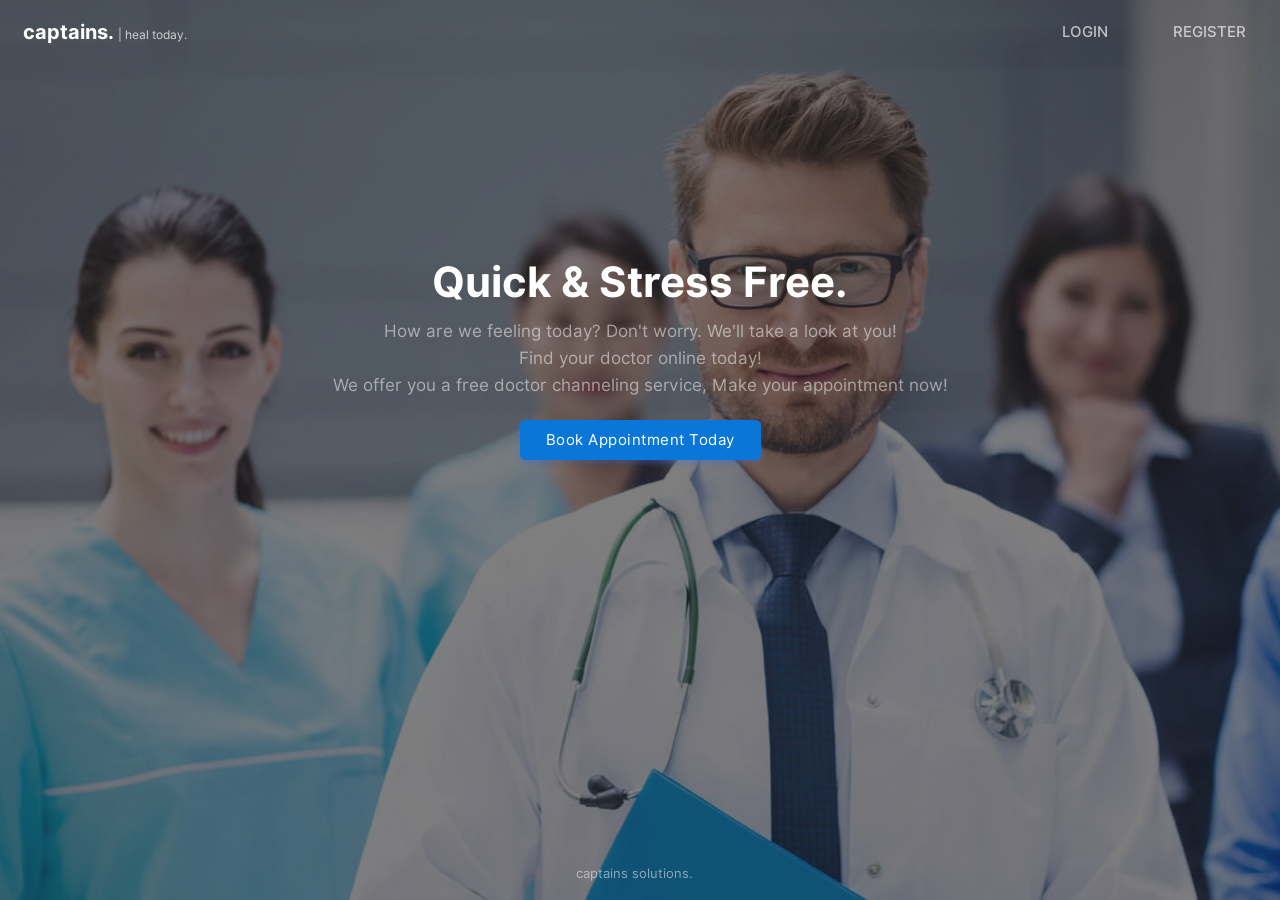
<file: index.html>
<!DOCTYPE html>
<html lang="en">
<head>
    <meta charset="UTF-8">
    <meta http-equiv="X-UA-Compatible" content="IE=edge">
    <meta name="viewport" content="width=device-width, initial-scale=1.0">
    <link rel="stylesheet" href="css/animations.css">  
    <link rel="stylesheet" href="css/main.css">  
    <link rel="stylesheet" href="css/index.css">
    <title>captains</title>
    <style>
        table{
            animation: transitionIn-Y-bottom 0.5s;
        }
    </style>
</head>
<body>
    <div class="full-height">
        <center>
        <table border="0">
            <tr>
                <td width="80%">
                    <font class="edoc-logo">captains. </font>
                    <font class="edoc-logo-sub">| heal today.</font>
                </td>
                <td width="10%">
                   <a href="login.html"  class="non-style-link"><p class="nav-item">LOGIN</p></a>
                </td>
                <td  width="10%">
                    <a href="signup.html" class="non-style-link"><p class="nav-item" style="padding-right: 10px;">REGISTER</p></a>
                </td>
            </tr>
            <tr>
                <td  colspan="3">
                    <p class="heading-text">Quick & Stress Free.</p>
                </td>
            </tr>
            <tr>
                <td  colspan="3">
                    <p class="sub-text2">How are we feeling today? Don't worry. We'll take a look at you!<br> Find your doctor online today! <br>
                    We offer you a free doctor channeling service, Make your appointment now!</p>
                </td>
            </tr>
            <tr>
                <td colspan="3">
                    <center>
                    <a href="login.html" >
                        <input type="button" value="Book Appointment Today" class="login-btn btn-primary btn" style="padding-left: 25px;padding-right: 25px;padding-top: 10px;padding-bottom: 10px;">
                    </a>
                </center>
                </td>
                
            </tr>
            <tr>
                <td colspan="3">
                   
                </td>
            </tr>
        </table>
        <p class="sub-text2 footer-hashen">captains solutions.</p>
    </center>
    
    </div>
</body>
</html>
</file>
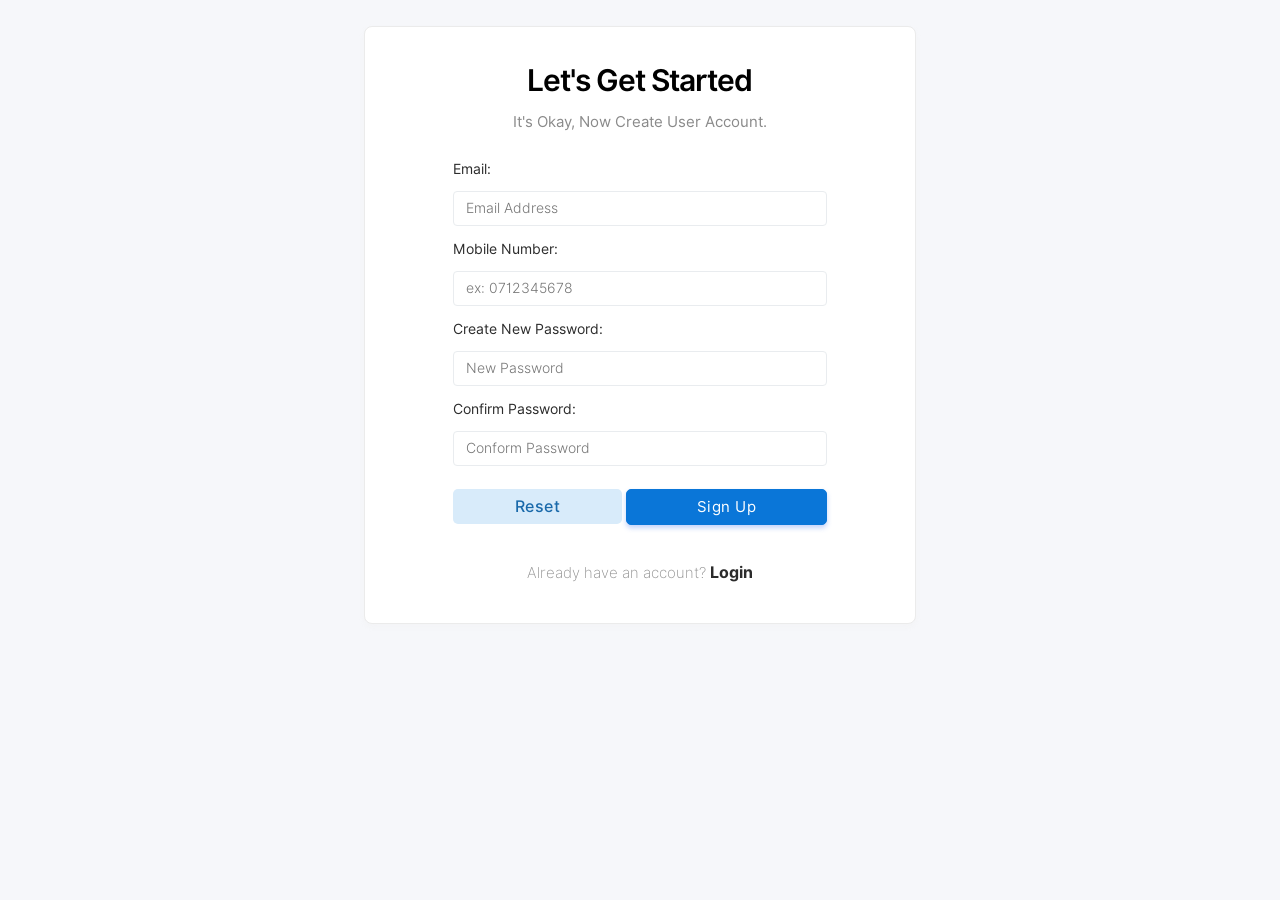
<file: create-account.html>
<!DOCTYPE html>
<html lang="en">

<head>
    <meta charset="UTF-8">
    <meta http-equiv="X-UA-Compatible" content="IE=edge">
    <meta name="viewport" content="width=device-width, initial-scale=1.0">
    <link rel="stylesheet" href="css/animations.css">
    <link rel="stylesheet" href="css/main.css">
    <link rel="stylesheet" href="css/signup.css">

    <title>Create Account</title>
    <style>
        .container {
            animation: transitionIn-X 0.5s;
        }
    </style>
</head>

<body>
    <center>
        <div class="container">
            <table border="0" style="width: 69%;">
                <form>
                    <tr>
                    <tr>
                        <td colspan="2">
                            <p class="header-text">Let's Get Started</p>
                            <p class="sub-text">It's Okay, Now Create User Account.</p>
                        </td>
                    </tr>
                    <tr>
                        <form action="" method="POST">
                            <td class="label-td" colspan="2">
                                <label for="newemail" class="form-label">Email: </label>
                            </td>
                    </tr>
                    <tr>
                        <td class="label-td" colspan="2">
                            <input type="email" name="newemail" class="input-text" placeholder="Email Address" required>
                        </td>

                    </tr>
                    <tr>
                        <td class="label-td" colspan="2">
                            <label for="tele" class="form-label">Mobile Number: </label>
                        </td>
                    </tr>
                    <tr>
                        <td class="label-td" colspan="2">
                            <input type="tel" name="tele" class="input-text" placeholder="ex: 0712345678"
                                pattern="[0]{1}[0-9]{9}">
                        </td>
                    </tr>
                    <tr>
                        <td class="label-td" colspan="2">
                            <label for="newpassword" class="form-label">Create New Password: </label>
                        </td>
                    </tr>
                    <tr>
                        <td class="label-td" colspan="2">
                            <input type="password" name="newpassword" class="input-text" placeholder="New Password"
                                required>
                        </td>
                    </tr>
                    <tr>
                        <td class="label-td" colspan="2">
                            <label for="cpassword" class="form-label">Confirm Password: </label>
                        </td>
                    </tr>
                    <tr>
                        <td class="label-td" colspan="2">
                            <input type="password" name="cpassword" class="input-text" placeholder="Conform Password"
                                required>
                        </td>
                    </tr>
                    <tr>
                        <td colspan="2">
                            <?php echo $error ?>
                        </td>
                    </tr>
                    <tr>
                        <td>
                            <input type="reset" value="Reset" class="login-btn btn-primary-soft btn">
                        </td>
                        <td>
                            <input type="submit" value="Sign Up" class="login-btn btn-primary btn">
                        </td>
                    </tr>
                    <tr>
                        <td colspan="2">
                            <br>
                            <label for="" class="sub-text" style="font-weight: 280;">Already have an account&#63;
                            </label>
                            <a href="login.php" class="hover-link1 non-style-link">Login</a>
                            <br><br><br>
                        </td>
                    </tr>
                    </tr>
                </form>
            </table>
        </div>
    </center>
</body>

</html>
</file>
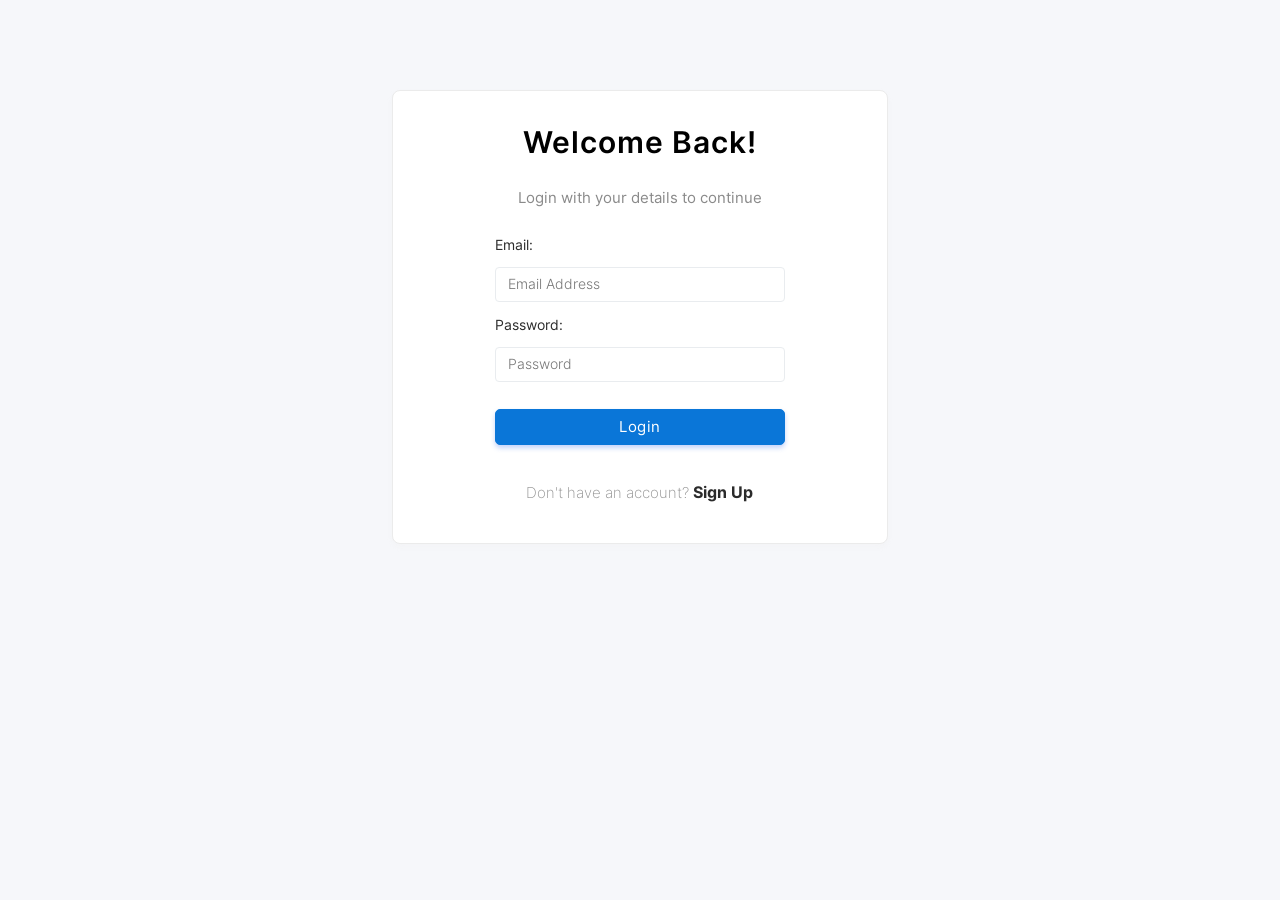
<file: login.html>
<!DOCTYPE html>
<html lang="en">

<head>
    <meta charset="UTF-8">
    <meta http-equiv="X-UA-Compatible" content="IE=edge">
    <meta name="viewport" content="width=device-width, initial-scale=1.0">
    <link rel="stylesheet" href="css/animations.css">
    <link rel="stylesheet" href="css/main.css">
    <link rel="stylesheet" href="css/login.css">

    <title>Login</title>
</head>

<body>
    <center>
        <div class="container">
            <table border="0" style="margin: 0;padding: 0;width: 60%;">
                <tr>
                    <td>
                        <p class="header-text">Welcome Back!</p>
                    </td>
                </tr>
                <div class="form-body">
                    <tr>
                        <td>
                            <p class="sub-text">Login with your details to continue</p>
                        </td>
                    </tr>
                    <tr>
                        <form action="" method="POST">
                            <td class="label-td">
                                <label for="useremail" class="form-label">Email: </label>
                            </td>
                    </tr>
                    <tr> 
                        <td class="label-td">
                            <input type="email" name="useremail" class="input-text" placeholder="Email Address"
                                required>
                        </td>
                    </tr>
                    <tr>
                        <td class="label-td">
                            <label for="userpassword" class="form-label">Password: </label>
                        </td>
                    </tr>

                    <tr>
                        <td class="label-td">
                            <input type="Password" name="userpassword" class="input-text" placeholder="Password"
                                required>
                        </td>
                    </tr>


                    <tr>
                        <td><br>
                            <?php echo $error ?>
                        </td>
                    </tr>

                    <tr>
                        <td>
                            <input type="submit" value="Login" class="login-btn btn-primary btn">
                        </td>
                    </tr>
                </div>
                <tr>
                    <td>
                        <br>
                        <label for="" class="sub-text" style="font-weight: 280;">Don't have an account&#63; </label>
                        <a href="signup.html" class="hover-link1 non-style-link">Sign Up</a>
                        <br><br><br>
                    </td>
                </tr>
                </form>
            </table>
        </div>
    </center>
</body>

</html>
</file>
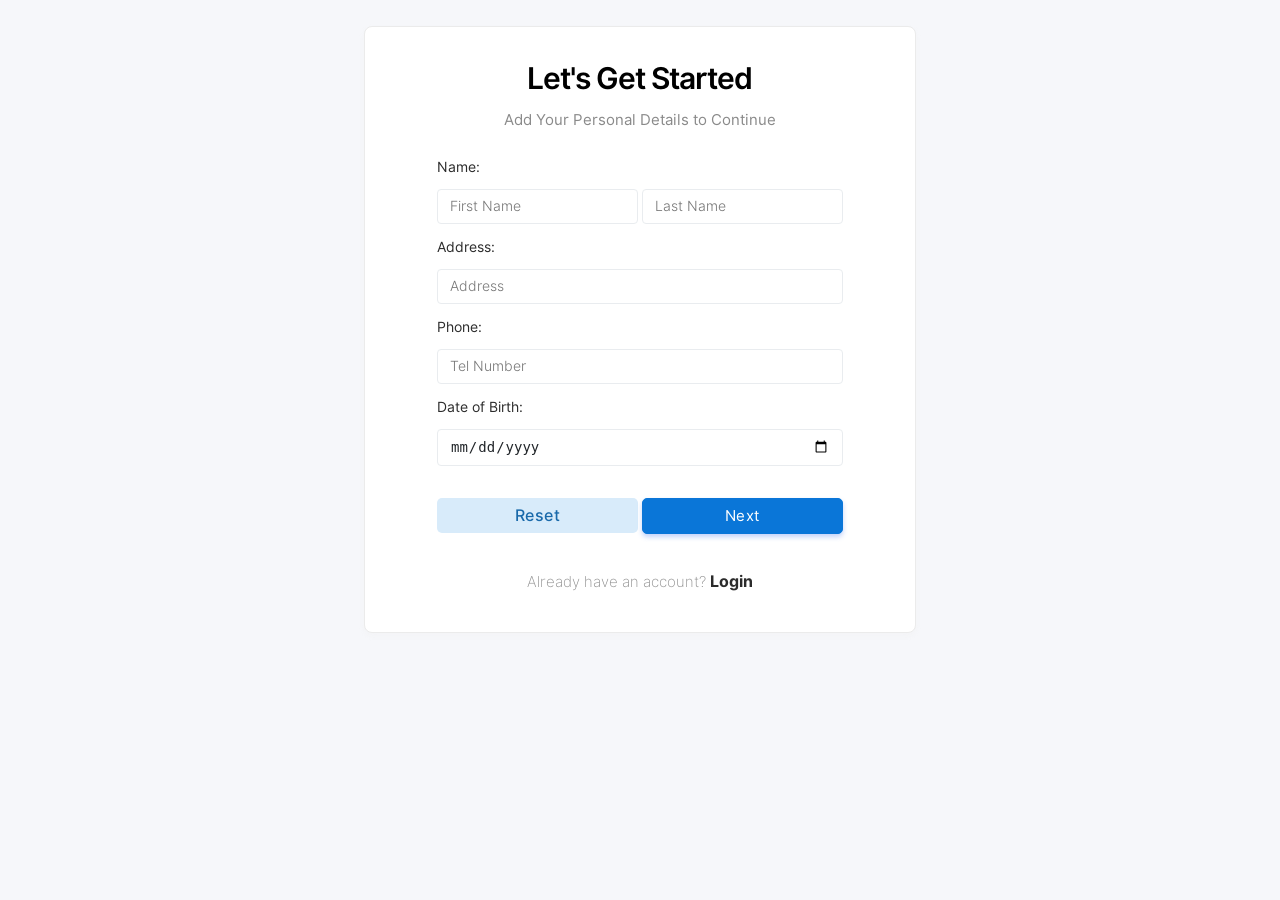
<file: signup.html>
<!DOCTYPE html>
<html lang="en">

<head>
    <meta charset="UTF-8">
    <meta http-equiv="X-UA-Compatible" content="IE=edge">
    <meta name="viewport" content="width=device-width, initial-scale=1.0">
    <link rel="stylesheet" href="css/animations.css">
    <link rel="stylesheet" href="css/main.css">
    <link rel="stylesheet" href="css/signup.css">

    <title>Sign Up</title>

</head>
 
<body>
    <center>
        <div class="container">
            <table border="0">
                <tr>
                    <td colspan="2">
                        <p class="header-text">Let's Get Started</p>
                        <p class="sub-text">Add Your Personal Details to Continue</p>
                    </td>
                </tr>
                <tr>
                    <form action="" method="POST">
                        <td class="label-td" colspan="2">
                            <label for="name" class="form-label">Name: </label>
                        </td>
                </tr>
                <tr>
                    <td class="label-td">
                        <input type="text" name="fname" class="input-text" placeholder="First Name" required>
                    </td>
                    <td class="label-td">
                        <input type="text" name="lname" class="input-text" placeholder="Last Name" required>
                    </td>
                </tr>
                <tr>
                    <td class="label-td" colspan="2">
                        <label for="address" class="form-label">Address: </label>
                    </td>
                </tr>
                <tr>
                    <td class="label-td" colspan="2">
                        <input type="text" name="address" class="input-text" placeholder="Address" required>
                    </td>
                </tr>
                <tr>
                    <td class="label-td" colspan="2">
                        <label for="nic" class="form-label">Phone: </label>
                    </td>
                </tr>
                <tr>
                    <td class="label-td" colspan="2">
                        <input type="text" name="nic" class="input-text" placeholder="Tel Number" required>
                    </td>
                </tr>
                <tr>
                    <td class="label-td" colspan="2">
                        <label for="dob" class="form-label">Date of Birth: </label>
                    </td>
                </tr>
                <tr>
                    <td class="label-td" colspan="2">
                        <input type="date" name="dob" class="input-text" required>
                    </td>
                </tr>
                <tr>
                    <td class="label-td" colspan="2">
                    </td>
                </tr>
                <tr>
                    <td>
                        <input type="reset" value="Reset" class="login-btn btn-primary-soft btn">
                    </td>
                    <td>
                        <input type="submit" value="Next" class="login-btn btn-primary btn">
                    </td>
                </tr> 
                <tr>
                    <td colspan="2">
                        <br>
                        <label for="" class="sub-text" style="font-weight: 280;">Already have an account&#63; </label>
                        <a href="login.html" class="hover-link1 non-style-link">Login</a>
                        <br><br><br>
                    </td>
                </tr>
                </form>
                </tr>
            </table>
        </div>
    </center>
</body>
</html>
</file>
<file: css/animations.css>
/*These transition are from youtube*/

@keyframes transitionIn-X{
    from {
            opacity: 0;
            transform: translateX(-10px);

    }

    to {
            opacity: 1;
            transform: translateX(0);
    }
}
    


@keyframes transitionIn-Y-over{
    from {
            opacity: 0;
            transform: translateY(-10px);

    }

    to {
            opacity: 1;
            transform: translateY(0);
    }
}
    
@keyframes transitionIn-Y-bottom{
    from {
            opacity: 0;
            transform: translateY(30px);

    }

    to {
            opacity: 1;
            transform: translateY(0);
    }
}
    

/* Transition end */
</file>
<file: css/main.css>
@import url('font-inter.css');
:root {
  --primarycolor: #0A76D8;
  --primarycolorhover: #006dd3;
  --btnice:#D8EBFA;
  --btnnicetext:#1b62b3;
}

body{
    margin: 0;
    padding: 0;
    border-spacing: 0;
    font-family: 'Inter', sans-serif;
    
}

*, ::after, ::before{
    box-sizing: border-box;
}


/*------custom-scroll-bar - from w3schools.com------------------*/
/* width */
::-webkit-scrollbar {
    width: 5px;
  }
  
  /* Track */
  ::-webkit-scrollbar-track {
    background: #f1f1f1; 
  }
   
  /* Handle */
  ::-webkit-scrollbar-thumb {
    background: #888; 
    border-radius: 12px;
  }
  
  /* Handle on hover */
  ::-webkit-scrollbar-thumb:hover {
    background: #555; 
  }
  
.input-text{
    border-radius: 4px;
    border: 0.5px solid rgb(226, 226, 226);
    padding: 10px;
    width: 92%;
    transition: 0.2s;
    outline: none;
}

.input-text{
    border: 1px solid #e9ecef;
    font-size: 14px;
    line-height: 26px;
    background-color: #fff;
    display: block;
    width: 100%;
    padding: .375rem .75rem;
    font-weight: 300;
    line-height: 1.5;
    color: #212529;
    background-color: #fff;
    background-clip: padding-box;
    -webkit-appearance: none;
    -moz-appearance: none;
    appearance: none;
    border-radius: .25rem;
    transition: border-color .15s ease-in-out,box-shadow .15s ease-in-out;
}

.input-text:hover{
    background-color: rgb(250, 250, 250);
    transition: 0.2s;
    outline: none;
}

.input-text:focus{
    border: 1px solid rgb(10,118,216);
    transition: 0.2s;
}

.input-text::placeholder{
    font-family: 'Inter', sans-serif;
}



/* -----------Buttons---------------*/
.btn{
    cursor: pointer;
    padding: 8px 20px;
    outline: none;
    text-decoration: none;
    font-size: 15px;
    letter-spacing: 0.5px;
    transition: all 0.3s;
    border-radius: 5px;
    font-family: 'Inter', sans-serif;
}


.btn:hover{
    background-color: var(--primarycolorhover);
    box-shadow: none;
    transition: all 0.5s;
    font-family: 'Inter', sans-serif;

}


.btn-primary{
    background-color: var(--primarycolor) ;
    border: 1px solid var(--primarycolor) ;
    color: #fff ;
    box-shadow: 0 3px 5px 0 rgba(57,108,240,0.3);
}

.btn-primary-soft{
    background-color: #D8EBFA ;
    /*border: 1px solid rgba(57,108,240,0.1) ;*/    color: #1969AA;
    font-weight: 500;
    font-size: 16px;
    border: none;
    /*box-shadow: 0 3px 5px 0 rgba(57,108,240,0.3)*/
}


.btn-primary-soft:hover{
    background-color: var(--primarycolor) ;
    /*border: 1px solid rgba(57,108,240,0.1) ;*/
    color: #fff ;
    box-shadow: 0 3px 5px 0 rgba(57,108,240,0.3);
}


.btn-in-text{
    font-size: 15px;
    letter-spacing: 0.5px;
}

.non-style-link:link, .non-style-link:visited, .non-style-link:hover, .non-style-link:active{
    text-decoration: none;
    color: rgb(43, 43, 43);
}




.btn-label{
    margin-left: 10px;
    padding: 12px 12px;
    outline: none;
    text-decoration: none;
    font-size: 15px;
    letter-spacing: 0.5px;
    transition: all 0.3s;
    border-radius: 5px;
    background-color: #f0f0f073;
    border: 1px solid rgba(57,108,240,0.1) ;
    font-family: 'Inter', sans-serif;
}


.sub-table{
    border: 1px solid #ebebeb;
    border-radius: 8px;
    
}

.filter-container{
  width: 92.5%;
  border: 1px solid #ebebeb;
  border-radius: 8px;
  margin-bottom: 20px;
  border-spacing: 0;
  padding: 0;
}

.filter-container-items{
  margin-top: 7.5px;
  margin-left: 20px;


}
.table-headin{
    font-size: 16px;
    font-weight: 500;
    padding: 10px;
    border-bottom: 3px solid var(--primarycolor);
}

.abc{
  width: 100%;
  height: 550px;
  overflow: auto;
}





        
.overlay {
    position: fixed;
    top: 0;
    bottom: 0;
    left: 0;
    right: 0;
    background: rgba(0, 0, 0, 0.7);
    transition: opacity 500ms;
    opacity: 1;
  }
  .overlay:target {
    visibility: visible;
    opacity: 1;
    
  }
  
  .popup {
    margin: 70px auto;
    padding: 20px;
    background: #fff;
    border-radius: 5px;
    width: 50%;
    position: relative;
    transition: all 5s ease-in-out;
  }
  
  .popup h2 {
    margin-top: 0;
    color: #333;
  }
  .popup .close {
    position: absolute;
    top: 20px;
    right: 30px;
    transition: all 200ms;
    font-size: 30px;
    font-weight: bold;
    text-decoration: none;
    color: #333;
  }
  .popup .close:hover {
    color: var(--primarycolorhover);
  }
  .popup .content {
    max-height: 30%;
    overflow: auto;
  }
  
  @media screen and (max-width: 700px){
    .box{
      width: 70%;
    }
    .popup{
      width: 70%;
    }
  }


input[type=search] {
    background-image: url('../img/search.svg');
    background-position: 10px 50%;
    background-repeat: no-repeat;
    transition: 0.5s;
    padding: 8px 20px 8px 40px;
}

input[type=search]:focus {
    transition: 0.5s;
}

.box {
  width: 120px;
  height: 30px;
  border: 1px solid #e9ecef;
  font-size: 14px;
  color: #212529;
  background-color: #fff;
  line-height: 26px;
  font-weight: 300;
  border-radius: .25rem;
  padding: .375rem .75rem;
  line-height: 1.5;
  width: 100%;
  background-clip: padding-box;
  transition: border-color .15s ease-in-out,box-shadow .15s ease-in-out;
}



.btn-primary-gray{
  background-color: #fff;
  border: 2px solid #c9cbce9f;
  color: #212529d0;
  box-shadow: 0 3px 5px 0 rgba(95, 95, 97, 0.3);
}



.btn-primary-gray:hover{
  background-color: #5185ffa9;
  box-shadow: 0 3px 5px 0 rgba(95, 95, 97, 0.3);
}



.button-icon{
  
  background-position: 10px 50%;
  background-repeat: no-repeat;
  transition: 0.5s;
  padding: 8px 20px 8px 40px;
}



.menu-btn{
  padding:6px;
  color: #3b3b3b;
  background-position: 30% 50%;
  background-repeat: no-repeat;
  transition: 0.5s;
  
}

.menu-text{
  padding-left: 40%;
  font-weight: 500;
  font-size: 16px;
  
}


.menu-active{
  color: var(--primarycolor);
  border-right: 7px solid var(--primarycolor);
  background-color: var();
}

.menu-btn:hover{
  background-color: var(--btnice);
  color: var(--primarycolor);
}

.non-style-link-menu:link, .non-style-link-menu:visited,  .non-style-link-menu:active{
  text-decoration: none;
  color: #3b3b3b;
}
.non-style-link-menu:hover{
  text-decoration: none;
  color: var(--primarycolor);
}

.non-style-link-menu-active:link, .non-style-link-menu-active:visited,  .non-style-link-menu-active:active{
  text-decoration: none;
  color: var(--primarycolor);
}



.menu-icon-dashbord{
  background-image: url('../img/icons/dashboard.svg');
}


.menu-icon-doctor{
  background-image: url('../img/icons/doctors.svg');
}
.menu-icon-schedule{
  background-image: url('../img/icons/schedule.svg');
}
.menu-icon-appoinment{
  background-image: url('../img/icons/book.svg');
}
.menu-icon-patient{
  background-image: url('../img/icons/patients.svg');
}
.menu-icon-settings{
  background-image: url('../img/icons/settings.svg');
}

.menu-icon-session{
  background-image: url('../img/icons/session.svg');
}
.menu-icon-home{
  background-image: url('../img/icons/home.svg');
}



.menu-icon-dashbord:hover,.menu-icon-dashbord-active{
  color: var(--primarycolor);

  background-image: url('../img/icons/dashboard-hover.svg');
}


.menu-icon-doctor:hover,.menu-icon-doctor-active{
  color: var(--primarycolor);
  background-image: url('../img/icons/doctors-hover.svg');
}
.menu-icon-schedule:hover,.menu-icon-schedule-active{
  color: var(--primarycolor);
  
  background-image: url('../img/icons/schedule-hover.svg');
}
.menu-icon-appoinment:hover,.menu-icon-appoinment-active{
  color: var(--primarycolor);
  
  background-image: url('../img/icons/book-hover.svg');
}
.menu-icon-patient:hover,.menu-icon-patient-active{
  color: var(--primarycolor);
  
  background-image: url('../img/icons/patients-hover.svg');
}

.menu-icon-settings:hover,.menu-icon-settings-active{
  color: var(--primarycolor);
  
  background-image: url('../img/icons/settings-iceblue.svg');
}

.menu-icon-session:hover,.menu-icon-session-active{
  color: var(--primarycolor);
  
  background-image: url('../img/icons/session-iceblue.svg');
}
.menu-icon-home:hover,.menu-icon-home-active{
  color: var(--primarycolor);
  
  background-image: url('../img/icons/home-iceblue.svg');
}





.btn-icon-back{
  background-image: url('../img/icons/back-iceblue.svg');
  background-position: 18px 50%;
  background-repeat: no-repeat;
  transition: 0.5s;
  padding: 8px 20px 8px 40px;
}

.btn-icon-back:hover{
  background-image: url('../img/icons/back-white.svg');
}


.btn-edit{
  background-image: url('../img/icons/edit-iceblue.svg');
}
.btn-edit:hover{
  background-image: url('../img/icons/edit-white.svg');
}

.btn-view{
  background-image: url('../img/icons/view-iceblue.svg');
}
.btn-view:hover{
  background-image: url('../img/icons/view-white.svg');
}

.btn-delete{
  background-image: url('../img/icons/delete-iceblue.svg');
}
.btn-delete:hover{
  background-image: url('../img/icons/delete-white.svg');
}

.btn-filter{
  background-image: url('../img/icons/filter-iceblue.svg');
  background-position: 15px 50%;
}
.btn-filter:hover{
  background-image: url('../img/icons/filter-white.svg');
}




.dashboard-items{
  
  border: 2px solid #c9cbce9f;
  border-radius: 7px;
  color: var(--primarycolor);
  /*background-color: #d8ebfa25 ;*/
  /*box-shadow: 0 3px 5px 0 rgba(95, 95, 97, 0.3);*/
}


.h1-dashboard{
  margin: 0;
  padding: 0;
  font-size: 25px;
  font-weight: 600;
  line-height: 0;
  padding-top: 20px;
}

.h3-dashboard{
  margin: 0;
  padding: 0;
  font-size: 20px;
  font-weight: 500;
  color: #212529e3;
}

.dashboard-icons{
  background-color: rgba(184, 184, 184, 0.247);
  padding-top: 30px;
  padding-bottom: 30px;
  border-radius: 7px;
  margin-left: 40px;
  margin-right: 0px;
  
}
.dashboard-icons-setting{
  background-color: rgba(184, 184, 184, 0.247);
  padding-top: 30px;
  padding-bottom: 30px;
  border-radius: 7px;
  margin-left: 5px;
  margin-right: 20px;
  
}

.setting-tabs:hover{
  background-color: #d6d6d657;
}


.doctor-header{
  background-image: url(../img/b8.jpg);
  color: rgba(0, 0, 0, 0.87);
  background-size: 100%;
  background-repeat: no-repeat;
  padding: 20px;
  padding-left: 35px;
}

.patient-header{
  background-image: url(../img/b3.jpg);
}

.search-items{
  padding:20px;
  margin:10px;
  width:95%;
  display: flex;
  padding-left:0;
  padding-left: 30px;
  box-sizing: border-box;
  line-height: 1.5;
  box-shadow: 0 3px 5px 0 rgba(95, 95, 97, 0.068);
}


.h1-search{
  margin: 0;
  padding: 0;
  font-size: 23px;
  font-weight: 600;
  padding-top: 20px;
  padding-bottom: 10px;
}

.h3-search{
  margin: 0;
  padding: 0;
  font-size: 15px;
  font-weight: 500;
  color: #212529e3;
  
}

.h4-search{
  margin: 0;
  padding: 0;
  font-size: 13px;
  font-weight: 400;
  color: #212529e3;
}

.btn-book{
  background-image: url('../img/icons/book-balck.svg');
  background-position: 68% 50%;
  background-repeat: no-repeat;
  transition: 0.5s;
}
</file>
<file: css/index.css>
body{
    background-image: url(../img/bg01.jpg);
    background-repeat: no-repeat;
    background-attachment: fixed;
    background-size: cover;
    height: 100%;
}

html, body {
    height: 100%;
    margin: 0;
  }
  
.full-height {
    background: rgba(26, 26, 26, 0.548);
    background-attachment: fixed;
    max-height: 100vh;
    height: 100vh;


}
table{
    width: 100%;
    padding-top: 5px;
    
}
.heading-text{
    color: white;
    font-size: 42px;
    font-weight: 700;
    line-height: 63px;
    margin-top: 15%;
    text-align: center;
    margin-bottom: 0;
}

.sub-text2{
    color: rgba(255, 255, 255, 0.5);
    font-size: 17px;
    line-height: 27px;
    font-weight: 400;
    text-align: center;
    margin-top: 0;
}


.register-btn{
    background-color: rgba(240, 248, 255, 0.589);
    color: #345cc4;
}


.edoc-logo{
    color: white;
    font-weight: bolder;
    font-size: 20px;
    padding-left: 20px;
    animation: transitionIn-Y-over 0.5s;
}

.edoc-logo-sub{
    color: rgba(255, 255, 255, 0.733);
    font-size: 12px;

}


.nav-item{
    color: rgba(255, 255, 255, 0.671);
    text-align: center;
    font-size: 15px;
    font-weight: 500;
    animation: transitionIn-Y-over 0.5s;
}

.nav-item:hover{
    color: #f0f0f0;

}

.footer-hashen{
    position: absolute;
    bottom: 0;
    left: 45%;
    font-size: 13px;
    animation: transitionIn-Y-over 0.5s;
}
</file>
<file: css/signup.css>
body{
    margin: 2%;
    background-color: #F6F7FA;
}
.container{
    width: 45%;
    background-color: white;
    border: 1px solid rgb(235, 235, 235);
    border-radius: 8px;
    margin: 0;
    padding: 0;
    box-shadow: 0 3px 5px 0 rgba(240, 240, 240, 0.3);
    animation: transitionIn-Y-over 0.5s;

}
td{
    text-align: center;

}
.header-text{
    font-weight: 600;
    font-size: 30px;
    letter-spacing: -1px;
    margin-bottom: 10px;
}

.sub-text{
    font-size: 15px;
    color: rgb(138, 138, 138);
}

.form-label{
    color: rgb(44, 44, 44);
    text-align: left;
    font-size: 14px;
}
.label-td{
    text-align: left;
    padding-top: 10px;
}

.hover-link1{
    font-weight: bold;
}


.hover-link1:hover{
    opacity: 0.8;
    transition: 0.5s;


}.login-btn{
    margin-top: 15px;
    margin-bottom: 15px;
    width: 100%;
}
</file>
<file: css/login.css>
body{
    margin: 7%;
    background-color: #F6F7FA;
}



.container{
    width: 45%;
    background-color: white;
    border: 1px solid rgb(235, 235, 235);
    border-radius: 8px;
    margin: 0;
    padding: 0;
    box-shadow: 0 3px 5px 0 rgba(240, 240, 240, 0.3);
    animation: transitionIn-Y-over 0.5s;

}
td{
    text-align: center;

}
.header-text{
    font-weight: 600;
    font-size: 30px;
    letter-spacing: 1px;
    margin-bottom: 10px;

}

.sub-text{
    font-size: 15px;
    color: rgb(138, 138, 138);
}

.form-label{
    color: rgb(44, 44, 44);
    text-align: left;
    font-size: 14px;
}
.label-td{
    text-align: left;
    padding-top: 10px;
}

.hover-link1{
    font-weight: bold;
}


.hover-link1:hover{
    opacity: 0.8;
    transition: 0.5s;


}.login-btn{
    /*margin-top: 15px;*/
    margin-bottom: 15px;
    width: 100%;
}
</file>
